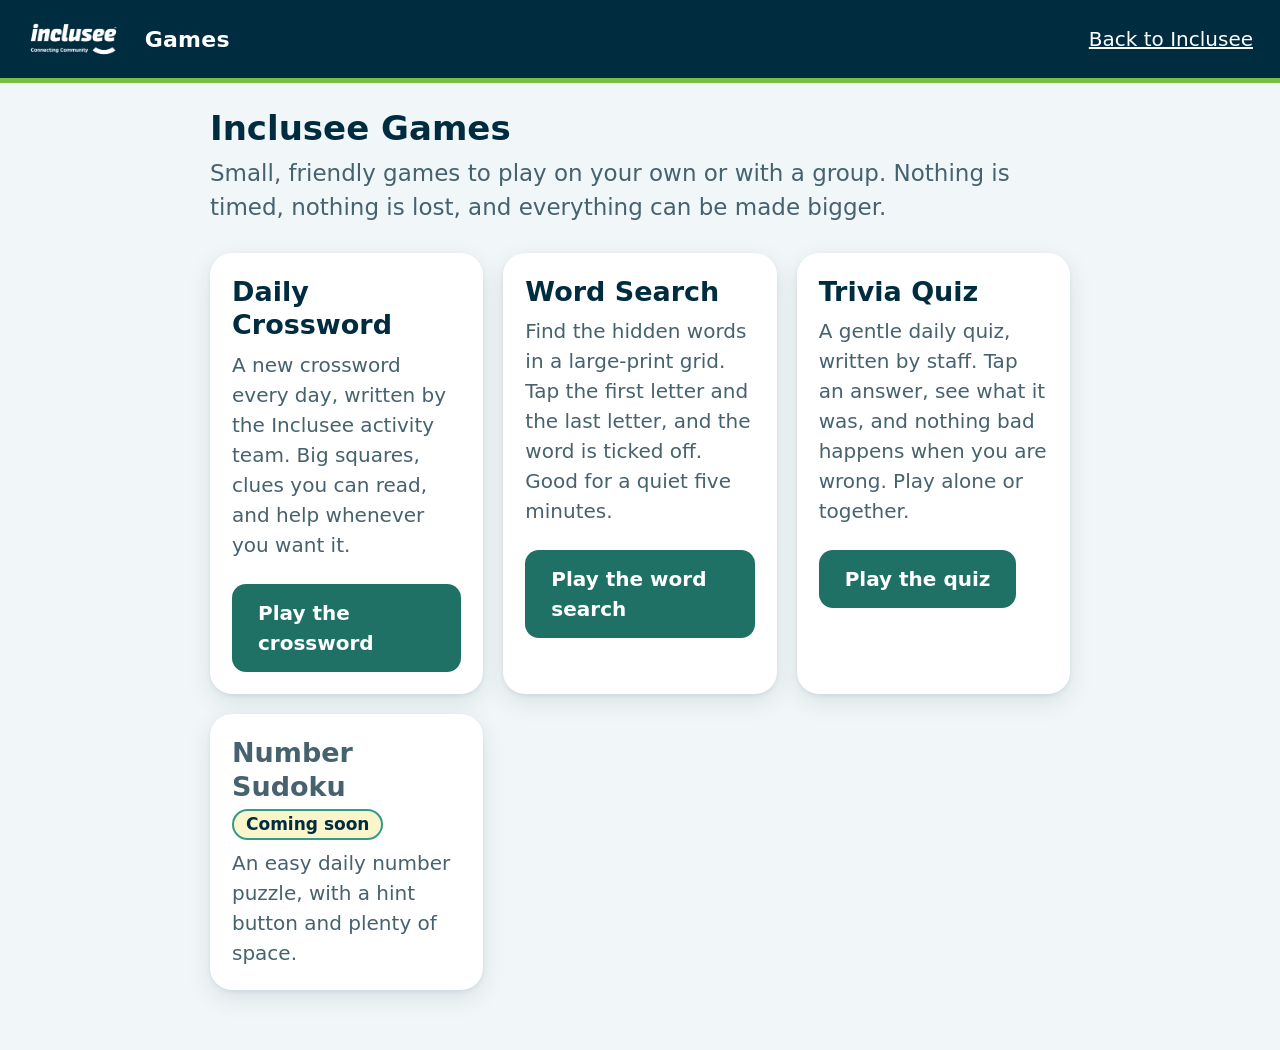
<file: games/index.html>
<!DOCTYPE html>
<html lang="en-AU">
<head>
<meta charset="utf-8">
<meta name="viewport" content="width=device-width, initial-scale=1">
<title>Inclusee Games</title>
<meta name="description" content="Small, friendly games from Inclusee. Large print, no timers, no pressure.">
<meta name="theme-color" content="#002C40">
<meta name="robots" content="noindex">
<link rel="icon" href="../assets/inclusee-logo.png">
<link rel="stylesheet" href="shared/inclusee-theme.css">
<style>
  .page { max-width: 900px; margin: 0 auto; padding: 1.2rem 1rem 3rem; }
  .lead { font-size: 1.15rem; color: var(--ink-soft); margin: 0 0 1.4rem; }
  .game-cards { display: grid; gap: 1rem; grid-template-columns: repeat(auto-fit, minmax(260px, 1fr)); }
  .game-card { display: flex; flex-direction: column; gap: 0.4rem; }
  .game-card h2 { margin: 0; }
  .game-card p { margin: 0; color: var(--ink-soft); }
  /* --brand-text, not --brand: teal at 3.39:1 cannot carry white button text,
     but the darker teal gives 5.81:1. */
  .game-card .play { margin-top: 0.8rem; align-self: flex-start; text-decoration: none; display: inline-block;
                     background: var(--brand-text); color: #fff; border-radius: var(--radius);
                     padding: 0.7rem 1.3rem; font-weight: 600; }
  .game-card .play:hover { background: #175d53; }
  .badge { display: inline-block; font-size: 0.85rem; font-weight: 700; padding: 0.15rem 0.6rem;
           border-radius: 999px; background: var(--yellow-tint); color: var(--ink);
           border: 2px solid var(--brand); }
  .soon { opacity: 1; }
  .game-card.soon h2 { color: var(--ink-soft); }
</style>
</head>
<body>

<header class="app-bar">
  <img class="logo" src="../assets/inclusee-logo.png" alt="Inclusee — Connecting Community">
  <span class="app-name">Games</span>
  <span class="spacer"></span>
  <a href="https://app.inclusee.org">Back to Inclusee</a>
</header>

<div class="page">
  <h1>Inclusee Games</h1>
  <p class="lead">Small, friendly games to play on your own or with a group. Nothing is timed, nothing is lost, and everything can be made bigger.</p>

  <div class="game-cards">
    <section class="panel game-card">
      <h2>Daily Crossword</h2>
      <p>A new crossword every day, written by the Inclusee activity team. Big squares, clues you can read, and help whenever you want it.</p>
      <a class="play" href="crossword/index.html">Play the crossword</a>
    </section>

    <section class="panel game-card">
      <h2>Word Search</h2>
      <p>Find the hidden words in a large-print grid. Tap the first letter and the last letter, and the word is ticked off. Good for a quiet five minutes.</p>
      <a class="play" href="wordsearch/index.html">Play the word search</a>
    </section>

    <section class="panel game-card">
      <h2>Trivia Quiz</h2>
      <p>A gentle daily quiz, written by staff. Tap an answer, see what it was, and nothing bad happens when you are wrong. Play alone or together.</p>
      <a class="play" href="quiz/index.html">Play the quiz</a>
    </section>

    <section class="panel game-card soon">
      <h2>Number Sudoku <span class="badge">Coming soon</span></h2>
      <p>An easy daily number puzzle, with a hint button and plenty of space.</p>
    </section>
  </div>
</div>

</body>
</html>
</file>
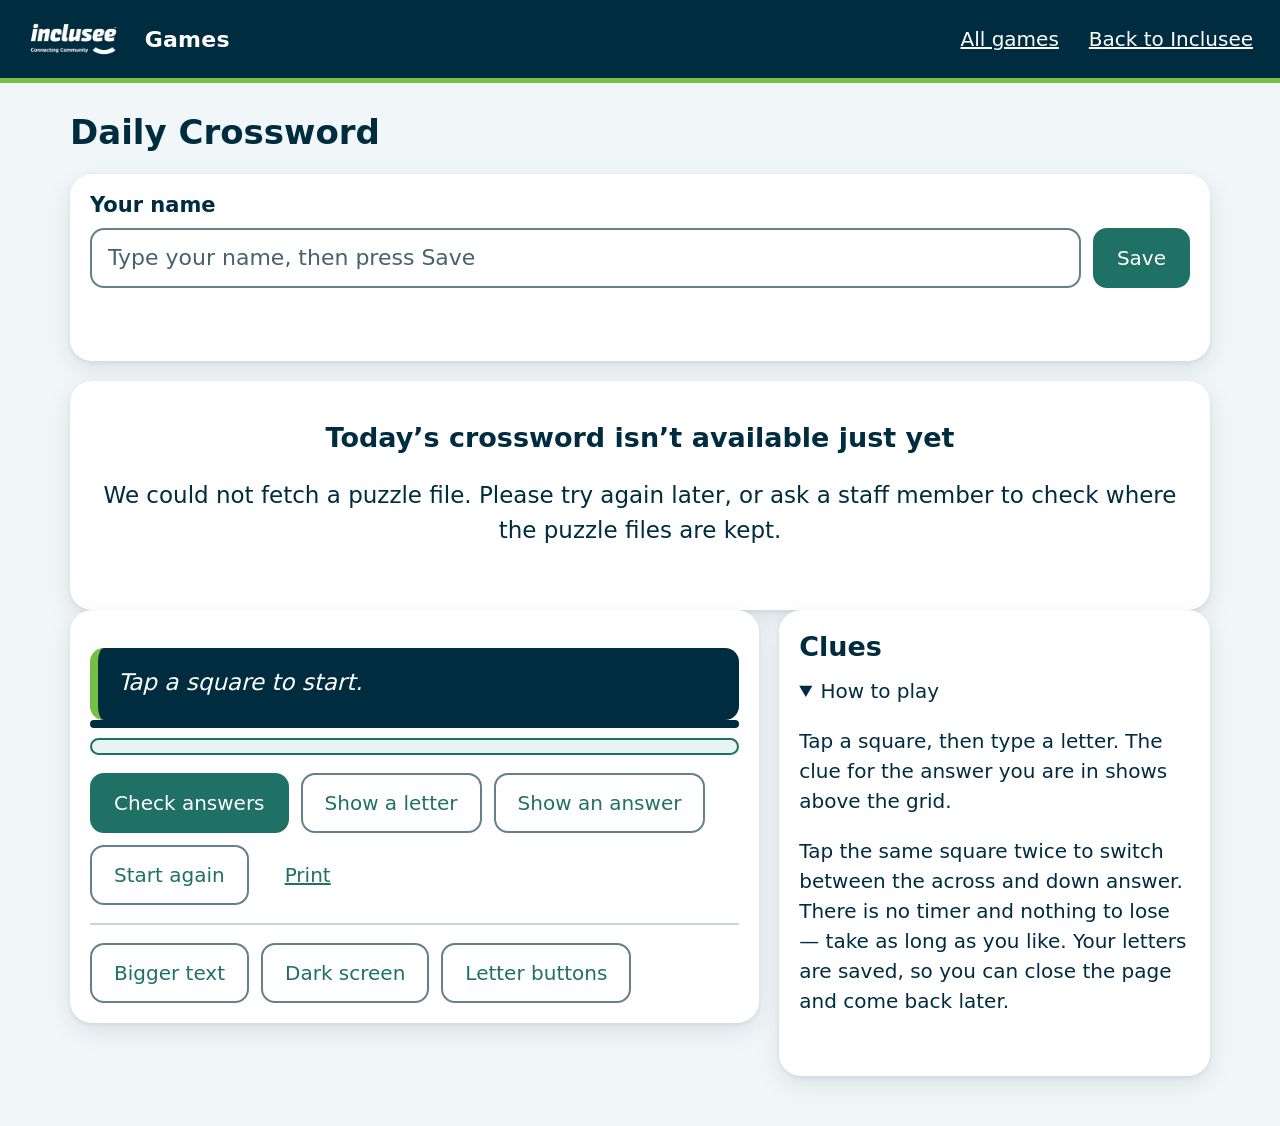
<file: games/crossword/index.html>
<!DOCTYPE html>
<html lang="en-AU">
<head>
<meta charset="utf-8">
<meta name="viewport" content="width=device-width, initial-scale=1">
<title>Daily Crossword — Inclusee Games</title>
<meta name="description" content="A friendly daily crossword from Inclusee. Large print, no timer, no pressure.">
<meta name="theme-color" content="#002C40">
<meta name="robots" content="noindex">
<link rel="icon" href="../../assets/inclusee-logo.png">
<link rel="stylesheet" href="../shared/inclusee-theme.css">
<link rel="stylesheet" href="css/crossword.css">
</head>
<body>

<header class="app-bar">
  <img class="logo" src="../../assets/inclusee-logo.png" alt="Inclusee — Connecting Community">
  <span class="app-name">Games</span>
  <span class="spacer"></span>
  <a href="../index.html">All games</a>
  <a href="https://app.inclusee.org">Back to Inclusee</a>
</header>

<div class="page">

  <div class="game-head">
    <h1 id="puzzle-title">Daily Crossword</h1>
    <p class="date-line" id="puzzle-date"></p>
  </div>

  <!-- Who is playing. Optional: the game works perfectly without a name, and
       nothing typed here ever leaves this device. -->
  <section class="panel profile-panel" aria-labelledby="profile-heading">
    <h2 id="profile-heading" class="profile-heading">Your name</h2>
    <div class="profile-row">
      <input type="text" id="who" name="who" maxlength="24" autocomplete="name"
             spellcheck="false" placeholder="Type your name, then press Save"
             aria-describedby="streak">
      <button type="button" id="who-save">Save</button>
    </div>
    <p id="streak" class="streak-line" role="status" aria-live="polite"></p>
    <div id="streak-days" class="streak-days" aria-hidden="true"></div>
  </section>

  <p id="loading" class="panel">Fetching today&rsquo;s crossword&hellip;</p>

  <div id="error" class="panel" role="alert" hidden></div>

  <p class="visually-hidden" id="live" role="status" aria-live="polite"></p>

  <div class="layout" id="game" hidden>

    <!-- ------------------------------------------------------- the grid -->
    <section class="panel grid-panel" aria-labelledby="grid-heading">
      <h2 id="grid-heading" class="visually-hidden">Crossword grid</h2>

      <p class="current-clue empty" id="current-clue">Tap a square to start.</p>

      <div class="grid-scroll">
        <div id="grid"></div>
      </div>

      <div class="progress-bar" aria-hidden="true"><div class="filled" id="progress-fill" style="width: 0%"></div></div>
      <p class="progress-line" id="progress"></p>

      <div id="keyboard" role="group" aria-label="Letter buttons"></div>

      <div class="controls">
        <button type="button" id="check">Check answers</button>
        <button type="button" id="reveal-letter" class="secondary">Show a letter</button>
        <button type="button" id="reveal-word" class="secondary">Show an answer</button>
        <button type="button" id="clear" class="secondary">Start again</button>
        <button type="button" id="print" class="plain">Print</button>
      </div>

      <div class="display-options">
        <button type="button" id="bigger" class="secondary" aria-pressed="false">Bigger text</button>
        <button type="button" id="dark" class="secondary" aria-pressed="false">Dark screen</button>
        <button type="button" id="keys" class="secondary" aria-pressed="false">Letter buttons</button>
      </div>

      <p id="status" role="status"></p>

      <div id="end-panel" hidden>
        <h2>All done!</h2>
        <p id="end-message"></p>
      </div>
    </section>

    <!-- -------------------------------------------------------- the clues -->
    <section class="panel clues-panel" aria-labelledby="clues-heading">
      <h2 id="clues-heading">Clues</h2>

      <details open>
        <summary>How to play</summary>
        <p>
          Tap a square, then type a letter. The clue for the answer you are in
          shows above the grid.
        </p>
        <p>
          Tap the same square twice to switch between the across and down answer.
          There is no timer and nothing to lose &mdash; take as long as you like.
          Your letters are saved, so you can close the page and come back later.
        </p>
      </details>

      <div class="clue-columns">
        <div id="across"></div>
        <div id="down"></div>
      </div>
    </section>

  </div>

  <div id="staff-notes" hidden></div>

</div>

<script src="../config.js"></script>
<script src="../shared/dates.js"></script>
<script src="../shared/save-state.js"></script>
<script src="../shared/profile.js"></script>
<script src="../shared/seeded-random.js"></script>
<script src="js/puzzle-text.js"></script>
<script src="js/grid-generator.js"></script>
<script src="js/content-loader.js"></script>
<script src="js/crossword.js"></script>
<script>
  // The game container stays hidden until a puzzle is in place, so nobody sees
  // a half-built grid or an empty clue list during loading.
  document.addEventListener('DOMContentLoaded', function () {
    var check = setInterval(function () {
      if (window.IncluseeCrossword && window.IncluseeCrossword.state &&
          window.IncluseeCrossword.state.puzzle) {
        document.getElementById('game').hidden = false;
        clearInterval(check);
      }
    }, 50);
    setTimeout(function () {
      clearInterval(check);
      document.getElementById('game').hidden = false;
    }, 4000);
  });
</script>
</body>
</html>
</file>
<file: games/shared/inclusee-theme.css>
/* ============================================================================
   Inclusee Games - shared look and feel
   ----------------------------------------------------------------------------
   Brand palette (supplied by Inclusee):

     #002C40  deep navy    the workhorse: all text, borders, the app bar
     #339B8B  teal         accents, tints and large decoration
     #74BF44  green        bright decoration
     #E9D447  yellow       highlights - a background for navy text
     white                 the main colour, as asked

   The bright colours cannot carry text on their own, so each has a darkened
   partner for that job. Measured contrast against white:

     #002C40  14.64:1   all text (AAA needs 7:1)
     #1F7166   5.81:1   teal text, buttons, links (AA needs 4.5:1)
     #3E7A22   5.23:1   green text, streak dots
     #339B8B   3.39:1   teal decoration, large text, borders - NOT body text
     #74BF44   2.26:1   green decoration only - NOT text
     #E9D447   1.50:1   yellow decoration; navy text ON it is 9.74:1

   tests/contrast.test.mjs checks these pairs, so a future colour change that
   breaks readability fails the test suite rather than a resident's eyesight.

   Every size is driven by --scale, so the "Bigger text" button enlarges the
   whole page, not just the headings.
   ========================================================================== */

:root {
  /* Paper */
  --paper: #ffffff;
  --paper-soft: #f1f7f8;          /* page background: a near-white teal wash */
  /* Text on a dark band (app bar, clue banner). Always white, never --paper:
     on the dark screen --paper is itself dark, which made the clue banner
     unreadable at 1.05:1. */
  --on-dark: #ffffff;

  /* Ink - text and lines */
  --ink: #002c40;                 /* 14.64:1 on white */
  --ink-soft: #46626f;            /* 6.49:1 on white, for secondary text */
  --line: #c7d6da;                /* dividers, decorative edges */
  --line-strong: #64808d;         /* 3.7:1, the minimum for input outlines */
  --grid-line: #002c40;           /* crossword square outlines, 14.64:1 */

  /* Teal */
  --brand: #339b8b;               /* 3.39:1 - decoration and large shapes only */
  --brand-deep: #002c40;          /* app bar and banner backgrounds */
  --brand-text: #1f7166;          /* 5.81:1 - teal text, buttons, links */
  --brand-tint: #e8f4f1;          /* a whisper of teal, for washes */
  --brand-tint-strong: #fbf5cc;   /* kept for compatibility: same as entry fill */

  /* Green */
  --green: #74bf44;               /* 2.26:1 - bright decoration only */
  --green-text: #3e7a22;          /* 5.23:1 - green text, dots, borders */
  --good: #3e7a22;
  --good-tint: #eef7e7;
  --good-line: #74bf44;           /* always paired with a dark edge */

  /* Yellow */
  --yellow: #e9d447;              /* navy text on it is 9.74:1 */
  --yellow-tint: #fbf5cc;
  /* Text placed ON a highlight is always navy, in both themes: white on yellow
     is 1.50:1 and unreadable, and the dark screen still uses the yellow square. */
  --select-ink: #002c40;

  /* Highlighting: soft yellow for the answer being worked on, full yellow for
     the square being typed in. That step is what tells someone where they are
     without losing the pale-on-white look. */
  --entry-fill: #fbf5cc;
  --select-fill: #e9d447;

  /* Feedback. Red is the one colour kept outside the palette: yellow and green
     cannot say "this letter is not right" without confusion, because the same
     colours already mean "selected" and "finished" elsewhere. */
  --bad: #a3231b;                 /* 6.6:1 on white */
  --bad-tint: #fdeceb;
  --warn: #6b5300;                /* 6.9:1 on white */
  --warn-tint: #fbf5cc;

  /* Rhythm */
  --scale: 1;
  --base-size: 20px;
  --radius: 14px;
  --radius-lg: 22px;
  --gap: 1rem;
  --shadow: 0 2px 4px rgba(0, 44, 64, 0.07), 0 8px 24px rgba(0, 44, 64, 0.10);
  --font: "Segoe UI", Tahoma, Verdana, system-ui, -apple-system, "Helvetica Neue", Arial, sans-serif;
}

/* Dark screen: the brand navy becomes the background, and the bright palette
   colours come into their own because each is far lighter than #002C40.
   Contrast is checked against the panel colour, not against white. */
body.dark {
  --paper: #06303f;
  --paper-soft: #002c40;
  --on-dark: #ffffff;

  --ink: #ffffff;
  --ink-soft: #b6d2d6;
  --line: #2f5665;
  --line-strong: #6f97a3;
  --grid-line: #ffffff;

  --brand: #74bf44;               /* bright green reads well on navy */
  --brand-deep: #002c40;
  --brand-text: #7fd6c8;
  --brand-tint: #0d4358;
  --brand-tint-strong: #14495e;

  --green: #74bf44;
  --green-text: #9ad86f;
  --good: #9ad86f;
  --good-tint: #14351f;
  --good-line: #74bf44;

  --yellow: #e9d447;
  --yellow-tint: #4a4415;
  --select-ink: #002c40;

  --entry-fill: #14495e;
  --select-fill: #e9d447;

  --bad: #ff9d95;
  --bad-tint: #3a1a18;
  --warn: #e9d447;
  --warn-tint: #3f3a13;

  --shadow: 0 2px 4px rgba(0, 0, 0, 0.4), 0 8px 24px rgba(0, 0, 0, 0.5);
}

* { box-sizing: border-box; }

html {
  font-size: calc(var(--base-size) * var(--scale));
  -webkit-text-size-adjust: 100%;
}

body {
  margin: 0;
  font-family: var(--font);
  color: var(--ink);
  background: var(--paper-soft);
  line-height: 1.5;
}

/* ---------------------------------------------------------------- app bar */

.app-bar {
  background: var(--brand-deep);
  color: var(--on-dark);          /* 14.64:1 on the navy bar */
  padding: 0.7rem 1.1rem;
  display: flex;
  align-items: center;
  gap: 1rem;
  flex-wrap: wrap;
  /* The one place the bright green is used at size, where it reads as a brand
     accent rather than as information. */
  border-bottom: 5px solid var(--green);
}

.app-bar .logo { height: 2.4rem; width: auto; }

.app-bar .app-name {
  font-weight: 700;
  font-size: 1.1rem;
  letter-spacing: 0.01em;
}

.app-bar .spacer { flex: 1 1 auto; }

.app-bar a {
  color: var(--on-dark);
  text-decoration: underline;
  font-size: 1rem;
  padding: 0.5rem 0.25rem;
}

body.embed .app-bar { display: none; }

/* ----------------------------------------------------------------- panels */

.panel {
  background: var(--paper);
  border-radius: var(--radius-lg);
  box-shadow: var(--shadow);
  padding: 1.1rem;
}

h1, h2, h3 { line-height: 1.25; color: var(--ink); }
h1 { font-size: 1.7rem; margin: 0 0 0.3rem; }
h2 { font-size: 1.35rem; margin: 0 0 0.6rem; }
h3 { font-size: 1.15rem; margin: 0 0 0.5rem; }

/* ----------------------------------------------------------------- buttons */

button, .button {
  font-family: inherit;
  font-size: 1rem;
  min-height: 3rem;
  padding: 0.55rem 1.1rem;
  border-radius: var(--radius);
  border: 2px solid var(--brand-text);
  background: var(--brand-text);  /* 5.81:1 with white text */
  color: #ffffff;
  cursor: pointer;
  transition: background-color 0.12s ease, transform 0.06s ease;
}

button:hover { background: #175d53; border-color: #175d53; }
button:active { transform: translateY(1px); }

button.secondary {
  background: var(--paper);
  color: var(--brand-text);
  border-color: var(--line-strong);
}

button.secondary:hover {
  background: var(--brand-tint);
  border-color: var(--brand-text);
}

button.plain {
  background: transparent;
  border-color: transparent;
  color: var(--brand-text);
  text-decoration: underline;
}

/* Every interactive element shows the same obvious focus ring. The yellow ring
   stands out against both white panels and the navy bar. */
:where(button, input, a, [tabindex]):focus-visible {
  outline: 3px solid var(--yellow);
  outline-offset: 2px;
  box-shadow: 0 0 0 6px rgba(0, 44, 64, 0.75);
}

/* ---------------------------------------------------------------- helpers */

.visually-hidden {
  position: absolute !important;
  width: 1px; height: 1px;
  padding: 0; margin: -1px;
  overflow: hidden;
  clip: rect(0 0 0 0);
  white-space: nowrap;
  border: 0;
}

/* Staff notes and status messages: pale yellow paper with navy ink, 9.74:1. */
.note {
  background: var(--yellow-tint);
  border-left: 6px solid var(--brand);
  border-radius: var(--radius);
  padding: 0.8rem 1rem;
  font-size: 1rem;
  color: var(--ink);
}

@media (prefers-reduced-motion: reduce) {
  * { transition: none !important; animation: none !important; }
}

/* ------------------------------------------------------------------ shared bits
   Used by every game: the "who is playing" panel and the progress bar. They live
   here rather than in one game's stylesheet so the games cannot drift apart. */

.profile-panel { padding: 0.9rem 1rem; margin: 0 0 1rem; }

.profile-heading { font-size: 1.05rem; margin: 0 0 0.5rem; }

.profile-row {
  display: flex;
  flex-wrap: wrap;
  gap: 0.6rem;
  align-items: stretch;
}

.profile-row input {
  flex: 1 1 16rem;
  min-height: 3rem;
  font-family: inherit;
  font-size: 1.1rem;
  color: var(--ink);
  background: var(--paper);
  border: 2px solid var(--line-strong);
  border-radius: var(--radius);
  padding: 0.5rem 0.8rem;
}

.profile-row input::placeholder { color: var(--ink-soft); opacity: 1; }

.streak-line {
  margin: 0.7rem 0 0;
  font-size: 1.05rem;
  color: var(--ink);
  min-height: 1.5em;
}

/* Seven dots, one per day, newest on the right. Decorative - the sentence above
   carries the same information for anyone using a screen reader. */
.streak-days { display: flex; gap: 0.4rem; margin: 0.5rem 0 0; }

.streak-days .day {
  width: 1.1rem;
  height: 1.1rem;
  border-radius: 50%;
  border: 2px solid var(--grid-line);
  background: var(--paper);
}

.streak-days .day.done { background: var(--green-text); border-color: var(--green-text); }
.streak-days .day.today { outline: 3px solid var(--ink); outline-offset: 2px; }

/* A wide progress bar. The bright green is fine here: it is a large shape and
   the sentence beside it carries the same information. */
.progress-bar {
  height: 0.85rem;
  border-radius: 999px;
  background: var(--brand-tint);
  border: 2px solid var(--brand-text);
  overflow: hidden;
  margin: 0.5rem 0 0.2rem;
}

.progress-bar .filled {
  height: 100%;
  background: var(--green);
  transition: width 0.2s ease;
}

/* ------------------------------------------------------------------ print */

@media print {
  .app-bar, .controls, .display-options, #keyboard, #status, .game-head .date-line { display: none !important; }
  body { background: #fff; }
  #grid { border-color: #000; }
  .cell.in-entry, .cell.is-selected, #current-clue { background: #fff !important; outline: none !important; }
  .clue { border: 0; padding: 0.2rem 0; }
  input.letter { color: #000; }
}
</file>
<file: games/crossword/css/crossword.css>
/* ============================================================================
   Inclusee Games — crossword screen
   ----------------------------------------------------------------------------
   Big squares, big type, one clear action at a time. Everything here is sized
   from the --scale variable in the shared theme, so "Bigger text" enlarges the
   whole game.
   ========================================================================== */

.page {
  max-width: 1180px;
  margin: 0 auto;
  padding: 1rem 1rem 2.5rem;
}

.game-head {
  display: flex;
  flex-wrap: wrap;
  align-items: baseline;
  gap: 0.5rem 1rem;
  margin: 0.4rem 0 1rem;
}

.game-head h1 { margin: 0; }

.date-line {
  color: var(--ink-soft);
  font-size: 1rem;
  margin: 0;
}

.layout {
  display: grid;
  /* The grid matters more than the clue list, so it takes the larger share. */
  grid-template-columns: minmax(320px, 1.6fr) minmax(280px, 1fr);
  gap: 1rem;
  align-items: start;
}

@media (max-width: 1080px) {
  .layout { grid-template-columns: 1fr; }
}

/* See the word search stylesheet: without this the panels refuse to shrink below
   their content, and a wide grid pushes the whole page sideways on a narrow
   screen. */
.layout > * { min-width: 0; }

/* ------------------------------------------------------------- the grid */

.grid-panel { padding: 1rem; }

/* Every square is outlined in the strongest contrast colour available - black on
   the light screen, white on the dark screen. Thin pale lines between squares
   are the single biggest problem for residents with poor vision: they cannot
   tell where one answer ends and the next begins. */
.grid-scroll { overflow-x: auto; min-width: 0; }

#grid {
  display: grid;
  grid-template-columns: repeat(var(--cols, 12), 1fr);
  gap: 3px;
  background: var(--paper);
  border: 4px solid var(--grid-line);
  border-radius: 4px;
  padding: 0;
  /* Squares never shrink below a fingertip, and everything grows together when
     someone asks for bigger text: 40px per square at normal size, more at larger
     settings. If that no longer fits the panel, the panel scrolls sideways
     rather than making the squares too small to tap. */
  width: max(100%, calc(var(--cols, 12) * 40px * var(--scale)));
  max-width: calc(660px * var(--scale));
  margin: 0 auto;
}

.cell {
  position: relative;
  aspect-ratio: 1 / 1;
  background: var(--paper);
  border: 2px solid var(--grid-line);
  border-radius: 0;
  /* A grid column cannot shrink below the smallest its content could be, and a
     text box's smallest is the width of its default 20 characters. Without this
     every square stayed 34px wide however narrow the screen got, and the grid
     pushed the whole page sideways. */
  min-width: 0;
}

/* The answer being worked on is washed pale yellow; the one square being typed
   in is the full brand yellow. Both carry navy letters, so both stay readable. */
.cell.in-entry { background: var(--entry-fill); }
.cell.is-selected {
  background: var(--select-fill);
  outline: 4px solid var(--ink);
  outline-offset: -5px;
  z-index: 2;
}

.cell-number {
  position: absolute;
  top: 0;
  left: 2px;
  font-size: 0.62rem;
  font-weight: 700;
  color: var(--ink-soft);
  line-height: 1;
  pointer-events: none;
  z-index: 3;
}

input.letter {
  width: 100%;
  height: 100%;
  border: 0;
  background: transparent;
  text-align: center;
  font-family: inherit;
  font-size: 1.15rem;
  font-weight: 700;
  text-transform: uppercase;
  color: var(--ink);
  padding: 0;
  caret-color: var(--brand);
}

input.letter:focus { outline: none; }

/* On the yellow highlight the letters stay navy, whatever the screen theme. */
.cell.is-selected input.letter { color: var(--select-ink); }

/* Both a class on the square (set directly by the game) and :has() are used,
   so an older in-app browser without :has() support still shows the circle. */
.cell.wrong, .cell:has(input.wrong) { background: var(--bad-tint); }
input.letter.wrong { color: var(--bad); }
.cell.wrong::after, .cell:has(input.wrong)::after {
  content: "";
  position: absolute;
  inset: 8%;
  border: 2px solid var(--bad);
  border-radius: 50%;
  pointer-events: none;
}

/* --------------------------------------------------------- current clue */

/* The clue being answered is the most important line on the screen, so it gets
   the navy banner treatment: white on #002C40 is 14.64:1. */
.current-clue {
  margin: 0.9rem 0 0;
  padding: 0.9rem 1rem;
  border-radius: var(--radius);
  background: var(--brand-deep);
  color: var(--on-dark);
  border-left: 8px solid var(--green);
  font-size: 1.15rem;
  line-height: 1.4;
  min-height: 3.6rem;
}

.current-clue.empty { color: var(--on-dark); font-style: italic; }

/* -------------------------------------------------------------- controls */

.controls {
  display: flex;
  flex-wrap: wrap;
  gap: 0.6rem;
  margin: 0.9rem 0 0;
}

.controls button { flex: 0 1 auto; }

.display-options {
  display: flex;
  flex-wrap: wrap;
  gap: 0.6rem;
  margin: 0.9rem 0 0;
  padding-top: 0.9rem;
  border-top: 2px solid var(--line);
}

.progress-line {
  margin: 0.9rem 0 0;
  font-size: 1.05rem;
  color: var(--ink-soft);
}

/* --------------------------------------------------------------- clues */

.clues-panel { padding: 1rem; }

.clue-columns {
  display: grid;
  grid-template-columns: 1fr;
  gap: 1rem;
}

@media (min-width: 620px) and (max-width: 900px) {
  .clue-columns { grid-template-columns: 1fr 1fr; }
}

.clue-list { list-style: none; margin: 0; padding: 0; }

.clue-list li { margin: 0 0 0.3rem; }

.clue {
  display: flex;
  gap: 0.7rem;
  width: 100%;
  text-align: left;
  background: var(--paper);
  color: var(--ink);
  border: 2px solid transparent;
  border-radius: var(--radius);
  padding: 0.6rem 0.75rem;
  font-size: 1.05rem;
  line-height: 1.35;
  min-height: 0;
}

.clue:hover { background: var(--brand-tint); border-color: var(--brand-text); }

.clue.is-active {
  background: var(--entry-fill);
  border-color: var(--brand-text);
}

.clue-number {
  font-weight: 700;
  color: var(--brand-text);   /* 5.81:1 */
  min-width: 1.6em;
  text-align: right;
  flex: 0 0 auto;
}

.clue.done .clue-text { color: var(--ink-soft); }
.clue.solved .clue-text { color: var(--green-text); }
.clue.solved::after { content: " \2713"; color: var(--green-text); font-weight: 700; }

/* ------------------------------------------------- letter buttons (touch) */

#keyboard {
  display: none;
  flex-wrap: wrap;
  gap: 0.35rem;
  margin: 0.9rem 0 0;
}

body.show-keyboard #keyboard { display: flex; }

#keyboard .key {
  flex: 1 1 8%;
  min-width: calc(2.4rem * var(--scale));
  min-height: calc(2.6rem * var(--scale));
  padding: 0.2rem;
  background: var(--paper);
  color: var(--ink);
  border-color: var(--line-strong);
  font-weight: 700;
}

#keyboard .key:hover { background: var(--brand-tint); border-color: var(--brand-text); }
#keyboard .key.wide { flex-basis: 22%; }

/* ------------------------------------------------------------------ states */

#loading, #error {
  text-align: center;
  padding: 2rem 1rem;
  font-size: 1.15rem;
}

#status {
  margin: 0.9rem 0 0;
  padding: 0.8rem 1rem;
  border-radius: var(--radius);
  background: var(--warn-tint);
  color: var(--ink);
  border-left: 6px solid var(--warn);
  display: none;
}

#status.show { display: block; }

#end-panel {
  margin: 1rem 0 0;
  padding: 1.2rem;
  border-radius: var(--radius-lg);
  background: var(--good-tint);
  border: 3px solid var(--green-text);
  border-top: 8px solid var(--green);      /* the bright green, used at size */
  text-align: center;
}

#end-panel h2 { color: var(--green-text); }
#end-panel p { font-size: 1.15rem; margin: 0.4rem 0 0; }

#staff-notes {
  margin: 1rem 0 0;
  padding: 0.9rem 1rem;
  border-radius: var(--radius);
  background: var(--paper-soft);
  border: 2px dashed var(--line-strong);
  font-size: 0.95rem;
}

#staff-notes code { background: var(--brand-tint); padding: 0.1rem 0.3rem; border-radius: 4px; }
</file>
